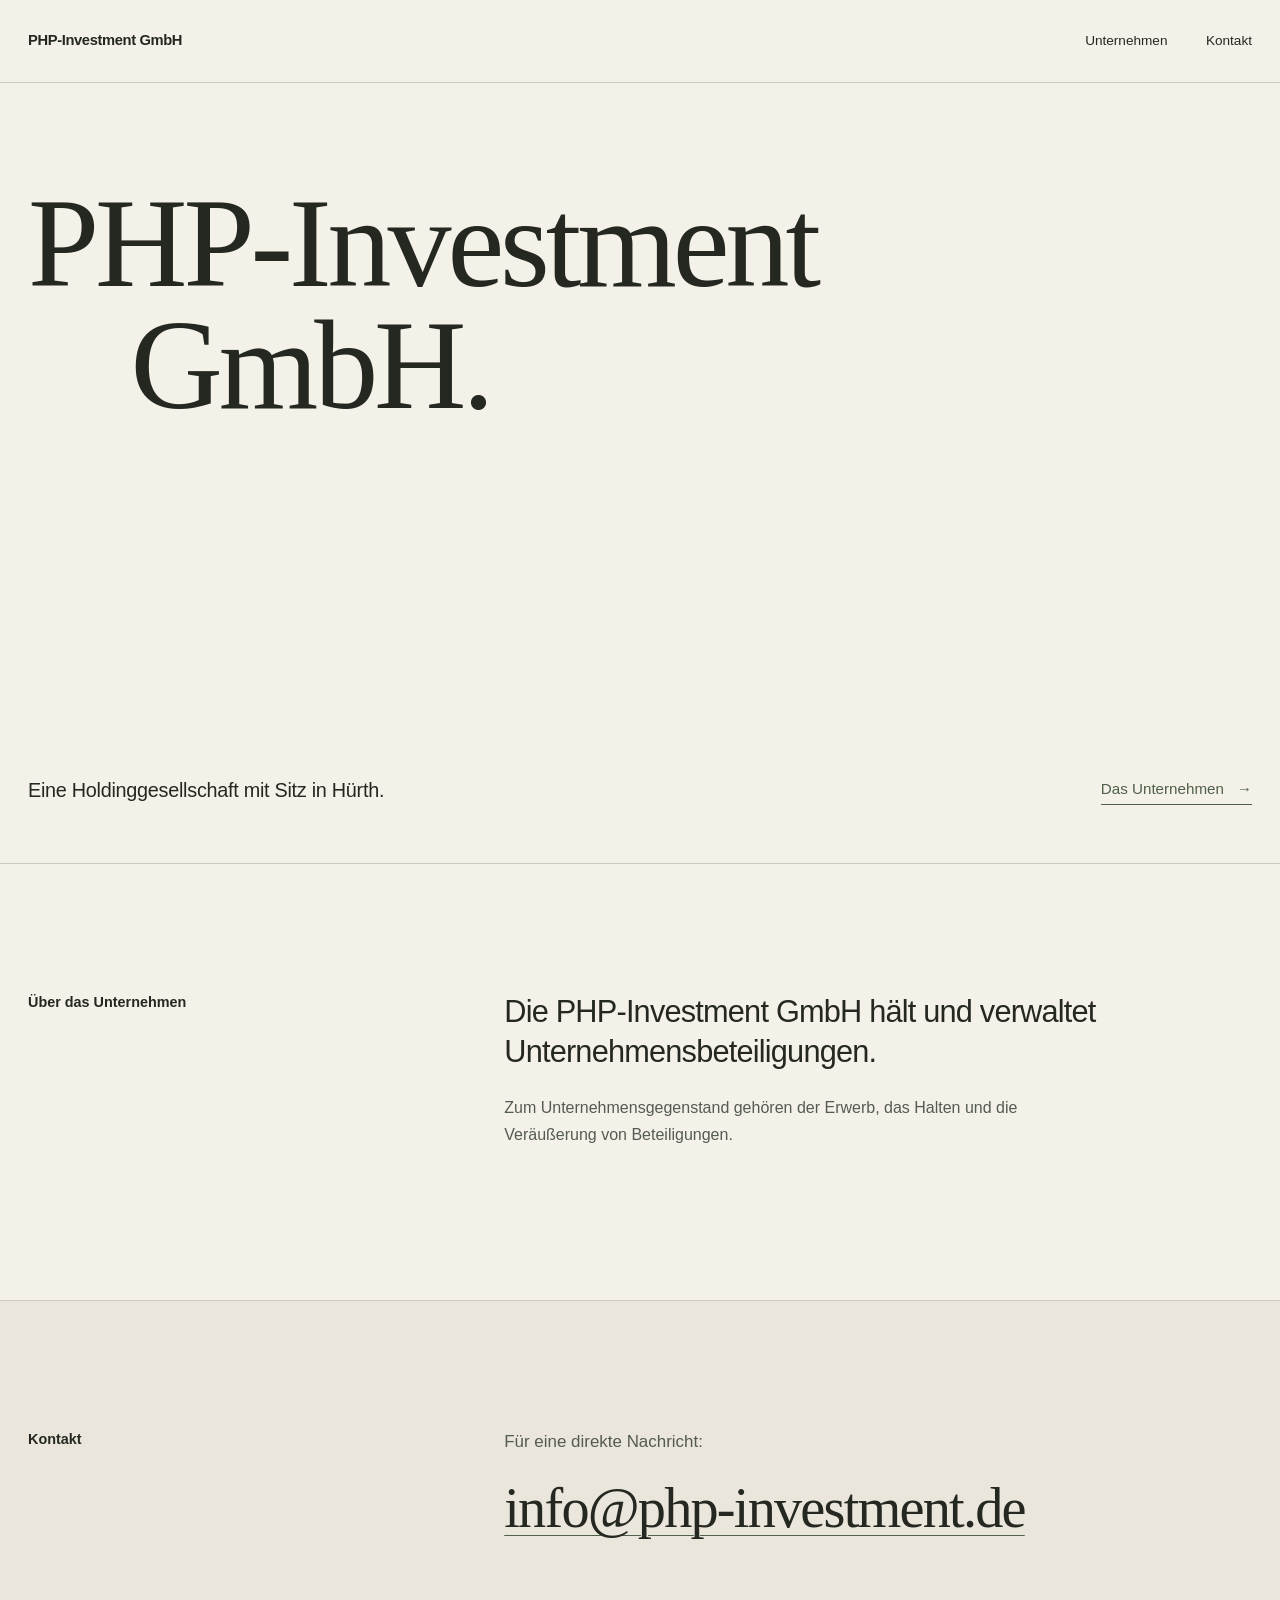
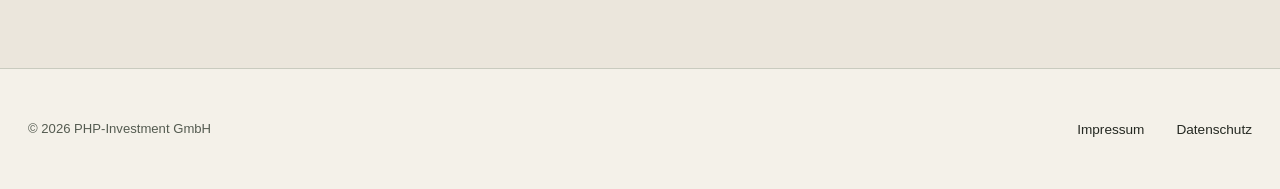
<file: index.html>
<!doctype html>
<html lang="de">
<head>
  <meta charset="utf-8">
  <meta name="viewport" content="width=device-width, initial-scale=1">
  <title>PHP-Investment GmbH — Beteiligungsgesellschaft</title>
  <meta name="description" content="PHP-Investment GmbH ist eine Holdinggesellschaft mit Sitz in Hürth. Kontakt und Unternehmensangaben auf einen Blick.">
  <link rel="canonical" href="https://php-investment.de/">
  <meta property="og:type" content="website">
  <meta property="og:locale" content="de_DE">
  <meta property="og:title" content="PHP-Investment GmbH">
  <meta property="og:description" content="Holdinggesellschaft mit Sitz in Hürth.">
  <meta property="og:url" content="https://php-investment.de/">
  <link rel="icon" href="favicon.svg?v=20261101" type="image/svg+xml">
  <link rel="stylesheet" href="assets/css/styles.css?v=20261101">
</head>
<body>
  <a class="skip-link" href="#main">Zum Inhalt springen</a>
  <header class="site-header">
    <div class="shell header-inner">
      <a class="brand" href="index.html" aria-label="PHP-Investment GmbH – Startseite">PHP-Investment GmbH</a>
      <nav class="site-nav" aria-label="Hauptnavigation">
        <a href="#unternehmen">Unternehmen</a>
        <a href="#kontakt">Kontakt</a>
      </nav>
    </div>
  </header>
  <main id="main">
    <section class="hero shell" aria-labelledby="hero-title">
      <div class="hero-main">
        <h1 id="hero-title"><span>PHP-Investment</span><span class="name-second">GmbH.</span></h1>
      </div>
      <div class="hero-bottom">
        <p class="hero-intro">Eine Holdinggesellschaft mit Sitz in Hürth.</p>
        <a class="hero-link" href="#unternehmen">Das Unternehmen <span aria-hidden="true">→</span></a>
      </div>
    </section>
    <section class="section" id="unternehmen" aria-labelledby="unternehmen-title">
      <div class="shell section-inner">
        <h2 class="section-heading" id="unternehmen-title">Über das Unternehmen</h2>
        <div class="about-copy">
          <p>Die PHP-Investment GmbH hält und verwaltet Unternehmensbeteiligungen.</p>
          <p>Zum Unternehmensgegenstand gehören der Erwerb, das Halten und die Veräußerung von Beteiligungen.</p>
        </div>
      </div>
    </section>
    <section class="section contact-section" id="kontakt" aria-labelledby="kontakt-title">
      <div class="shell section-inner">
        <h2 class="section-heading" id="kontakt-title">Kontakt</h2>
        <div class="contact-copy">
          <p>Für eine direkte Nachricht:</p>
          <a class="contact-email" href="mailto:info@php-investment.de">info@php-investment.de</a>
        </div>
      </div>
    </section>
  </main>
  <footer class="site-footer">
    <div class="shell footer-inner">
      <p>© 2026 PHP-Investment GmbH</p>
      <nav class="footer-links" aria-label="Rechtliche Hinweise">
        <a href="impressum.html">Impressum</a>
        <a href="datenschutz.html">Datenschutz</a>
      </nav>
    </div>
  </footer>
</body>
</html>
</file>
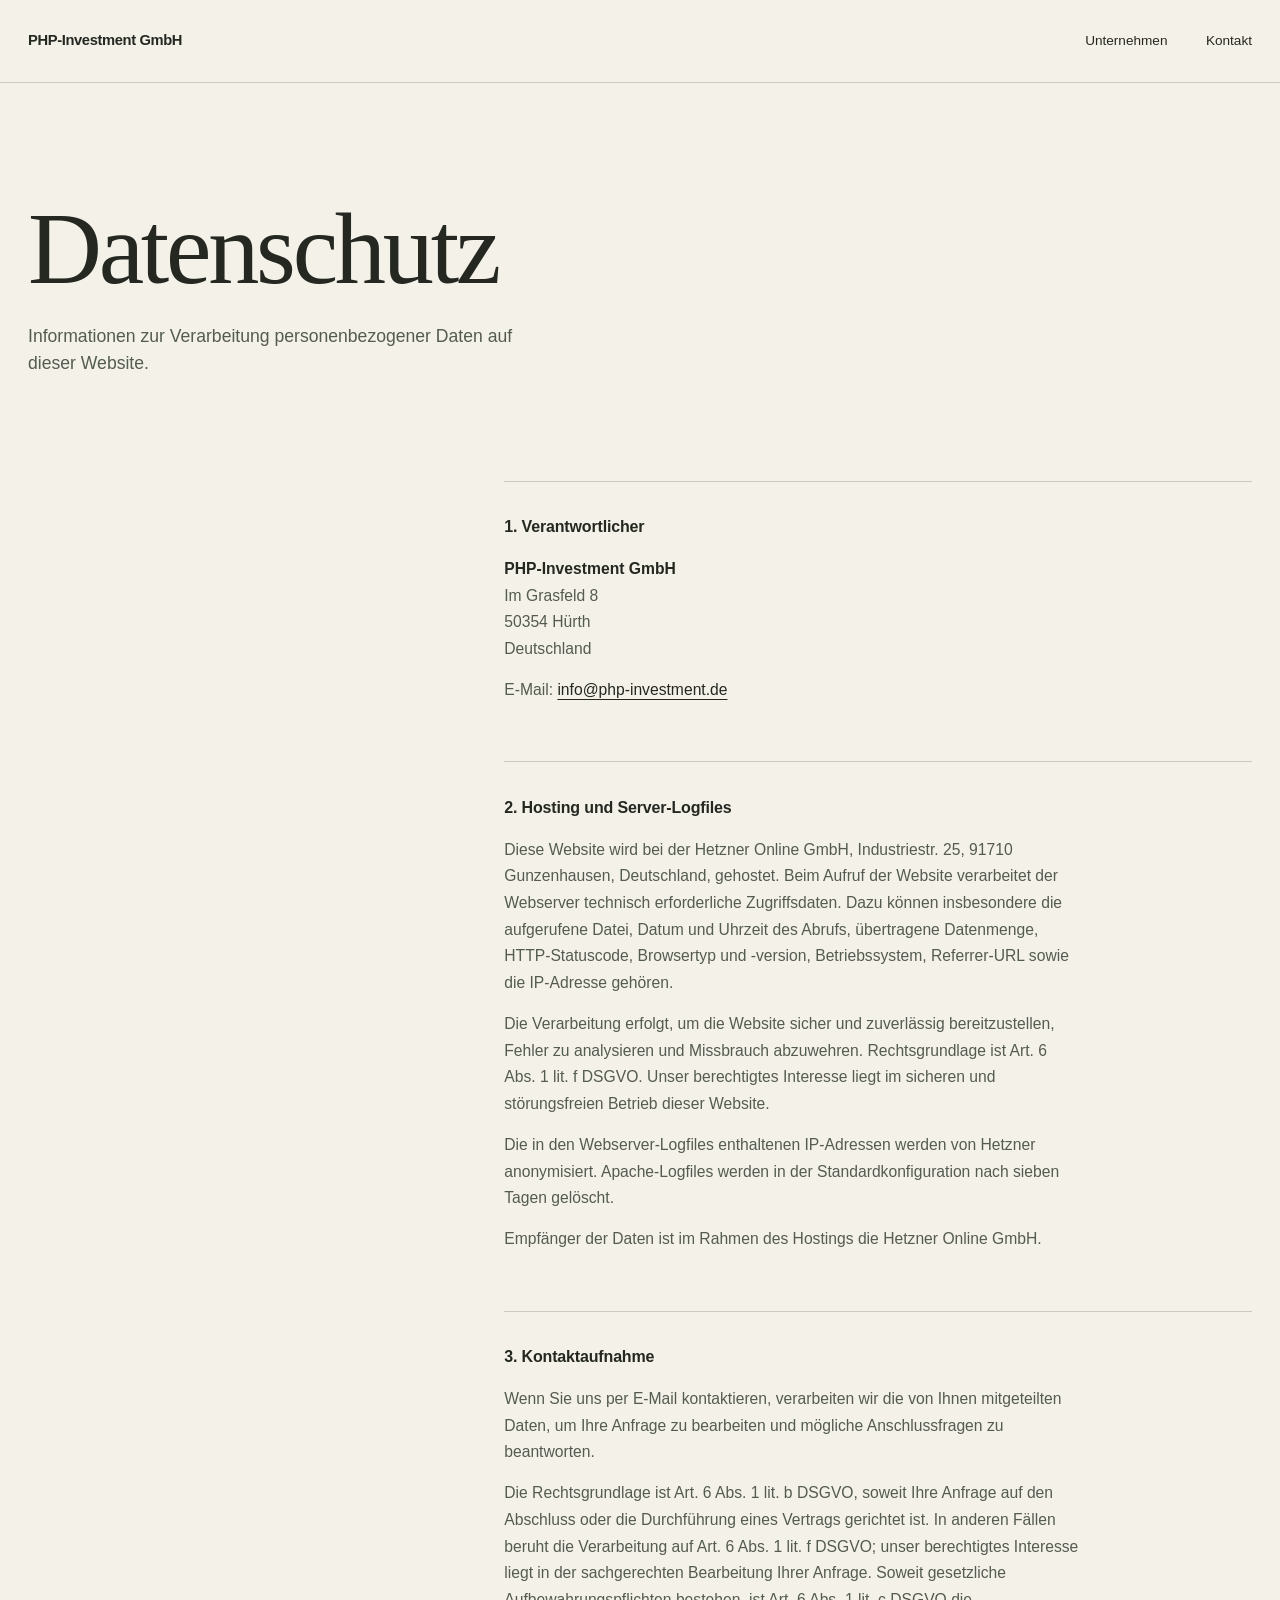
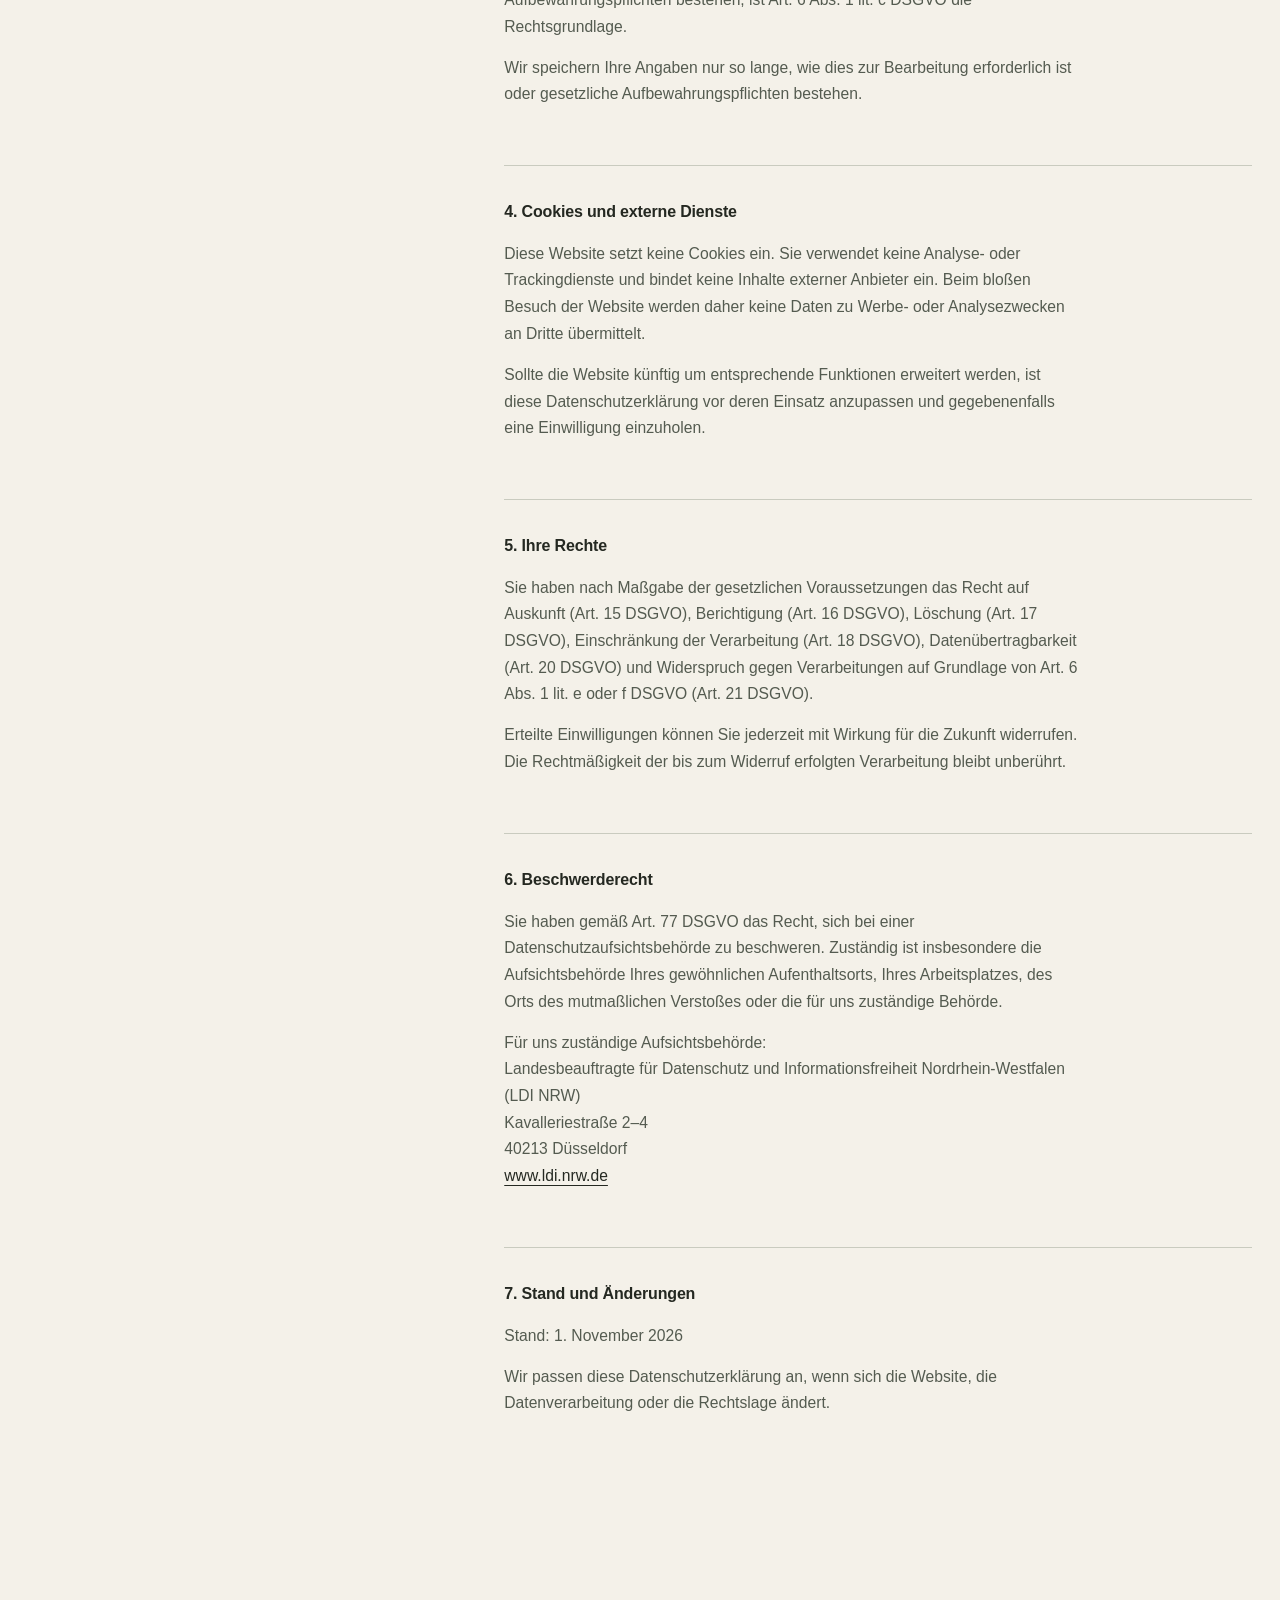
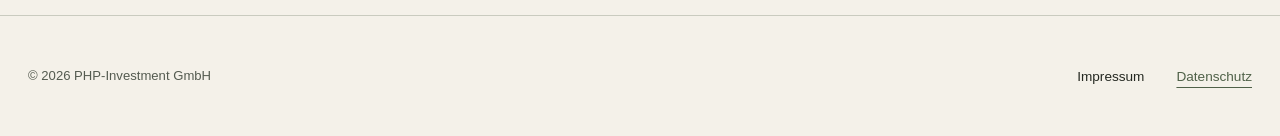
<file: datenschutz.html>
<!doctype html>
<html lang="de">
<head>
  <meta charset="utf-8">
  <meta name="viewport" content="width=device-width, initial-scale=1">
  <title>Datenschutz | PHP-Investment GmbH</title>
  <meta name="description" content="Datenschutzerklärung der PHP-Investment GmbH.">
  <link rel="canonical" href="https://php-investment.de/datenschutz.html">
  <link rel="icon" href="favicon.svg?v=20261101" type="image/svg+xml">
  <link rel="stylesheet" href="assets/css/styles.css?v=20261101">
</head>
<body>
  <a class="skip-link" href="#main">Zum Inhalt springen</a>

  <header class="site-header">
    <div class="shell header-inner">
      <a class="brand" href="index.html" aria-label="PHP-Investment GmbH – Startseite">PHP-Investment GmbH</a>
      <nav class="site-nav" aria-label="Hauptnavigation">
        <a href="index.html#unternehmen">Unternehmen</a>
        <a href="index.html#kontakt">Kontakt</a>
      </nav>
    </div>
  </header>

  <main id="main" class="legal-main">
    <article class="shell legal-layout">
      <header class="legal-intro">
        <h1>Datenschutz</h1>
        <p>Informationen zur Verarbeitung personenbezogener Daten auf dieser Website.</p>
      </header>

      <div class="legal-content">
        <section aria-labelledby="verantwortlicher">
          <h2 id="verantwortlicher">1. Verantwortlicher</h2>
          <p><strong>PHP-Investment GmbH</strong><br>
            Im Grasfeld 8<br>
            50354 Hürth<br>
            Deutschland</p>
          <p>E-Mail: <a href="&#109;&#97;&#105;&#108;&#116;&#111;&#58;&#105;&#110;&#102;&#111;&#64;&#112;&#104;&#112;&#45;&#105;&#110;&#118;&#101;&#115;&#116;&#109;&#101;&#110;&#116;&#46;&#100;&#101;">&#105;&#110;&#102;&#111;&#64;&#112;&#104;&#112;&#45;&#105;&#110;&#118;&#101;&#115;&#116;&#109;&#101;&#110;&#116;&#46;&#100;&#101;</a></p>
        </section>

        <section aria-labelledby="hosting">
          <h2 id="hosting">2. Hosting und Server-Logfiles</h2>
          <p>Diese Website wird bei der Hetzner Online GmbH, Industriestr. 25, 91710 Gunzenhausen, Deutschland, gehostet. Beim Aufruf der Website verarbeitet der Webserver technisch erforderliche Zugriffsdaten. Dazu können insbesondere die aufgerufene Datei, Datum und Uhrzeit des Abrufs, übertragene Datenmenge, HTTP-Statuscode, Browsertyp und -version, Betriebssystem, Referrer-URL sowie die IP-Adresse gehören.</p>
          <p>Die Verarbeitung erfolgt, um die Website sicher und zuverlässig bereitzustellen, Fehler zu analysieren und Missbrauch abzuwehren. Rechtsgrundlage ist Art. 6 Abs. 1 lit. f DSGVO. Unser berechtigtes Interesse liegt im sicheren und störungsfreien Betrieb dieser Website.</p>
          <p>Die in den Webserver-Logfiles enthaltenen IP-Adressen werden von Hetzner anonymisiert. Apache-Logfiles werden in der Standardkonfiguration nach sieben Tagen gelöscht.</p>
          <p>Empfänger der Daten ist im Rahmen des Hostings die Hetzner Online GmbH.</p>
        </section>

        <section aria-labelledby="kontakt-datenschutz">
          <h2 id="kontakt-datenschutz">3. Kontaktaufnahme</h2>
          <p>Wenn Sie uns per E-Mail kontaktieren, verarbeiten wir die von Ihnen mitgeteilten Daten, um Ihre Anfrage zu bearbeiten und mögliche Anschlussfragen zu beantworten.</p>
          <p>Die Rechtsgrundlage ist Art. 6 Abs. 1 lit. b DSGVO, soweit Ihre Anfrage auf den Abschluss oder die Durchführung eines Vertrags gerichtet ist. In anderen Fällen beruht die Verarbeitung auf Art. 6 Abs. 1 lit. f DSGVO; unser berechtigtes Interesse liegt in der sachgerechten Bearbeitung Ihrer Anfrage. Soweit gesetzliche Aufbewahrungspflichten bestehen, ist Art. 6 Abs. 1 lit. c DSGVO die Rechtsgrundlage.</p>
          <p>Wir speichern Ihre Angaben nur so lange, wie dies zur Bearbeitung erforderlich ist oder gesetzliche Aufbewahrungspflichten bestehen.</p>
        </section>

        <section aria-labelledby="cookies">
          <h2 id="cookies">4. Cookies und externe Dienste</h2>
          <p>Diese Website setzt keine Cookies ein. Sie verwendet keine Analyse- oder Trackingdienste und bindet keine Inhalte externer Anbieter ein. Beim bloßen Besuch der Website werden daher keine Daten zu Werbe- oder Analysezwecken an Dritte übermittelt.</p>
          <p>Sollte die Website künftig um entsprechende Funktionen erweitert werden, ist diese Datenschutzerklärung vor deren Einsatz anzupassen und gegebenenfalls eine Einwilligung einzuholen.</p>
        </section>

        <section aria-labelledby="rechte">
          <h2 id="rechte">5. Ihre Rechte</h2>
          <p>Sie haben nach Maßgabe der gesetzlichen Voraussetzungen das Recht auf Auskunft (Art. 15 DSGVO), Berichtigung (Art. 16 DSGVO), Löschung (Art. 17 DSGVO), Einschränkung der Verarbeitung (Art. 18 DSGVO), Datenübertragbarkeit (Art. 20 DSGVO) und Widerspruch gegen Verarbeitungen auf Grundlage von Art. 6 Abs. 1 lit. e oder f DSGVO (Art. 21 DSGVO).</p>
          <p>Erteilte Einwilligungen können Sie jederzeit mit Wirkung für die Zukunft widerrufen. Die Rechtmäßigkeit der bis zum Widerruf erfolgten Verarbeitung bleibt unberührt.</p>
        </section>

        <section aria-labelledby="beschwerde">
          <h2 id="beschwerde">6. Beschwerderecht</h2>
          <p>Sie haben gemäß Art. 77 DSGVO das Recht, sich bei einer Datenschutzaufsichtsbehörde zu beschweren. Zuständig ist insbesondere die Aufsichtsbehörde Ihres gewöhnlichen Aufenthaltsorts, Ihres Arbeitsplatzes, des Orts des mutmaßlichen Verstoßes oder die für uns zuständige Behörde.</p>
          <p>Für uns zuständige Aufsichtsbehörde:<br>
            Landesbeauftragte für Datenschutz und Informationsfreiheit Nordrhein-Westfalen (LDI NRW)<br>
            Kavalleriestraße 2–4<br>
            40213 Düsseldorf<br>
            <a href="https://www.ldi.nrw.de/">www.ldi.nrw.de</a></p>
        </section>

        <section aria-labelledby="stand">
          <h2 id="stand">7. Stand und Änderungen</h2>
          <p>Stand: 1. November 2026</p>
          <p>Wir passen diese Datenschutzerklärung an, wenn sich die Website, die Datenverarbeitung oder die Rechtslage ändert.</p>
        </section>
      </div>
    </article>
  </main>

  <footer class="site-footer">
    <div class="shell footer-inner">
      <p>© 2026 PHP-Investment GmbH</p>
      <nav class="footer-links" aria-label="Rechtliche Hinweise">
        <a href="impressum.html">Impressum</a>
        <a href="datenschutz.html" aria-current="page">Datenschutz</a>
      </nav>
    </div>
  </footer>
</body>
</html>
</file>
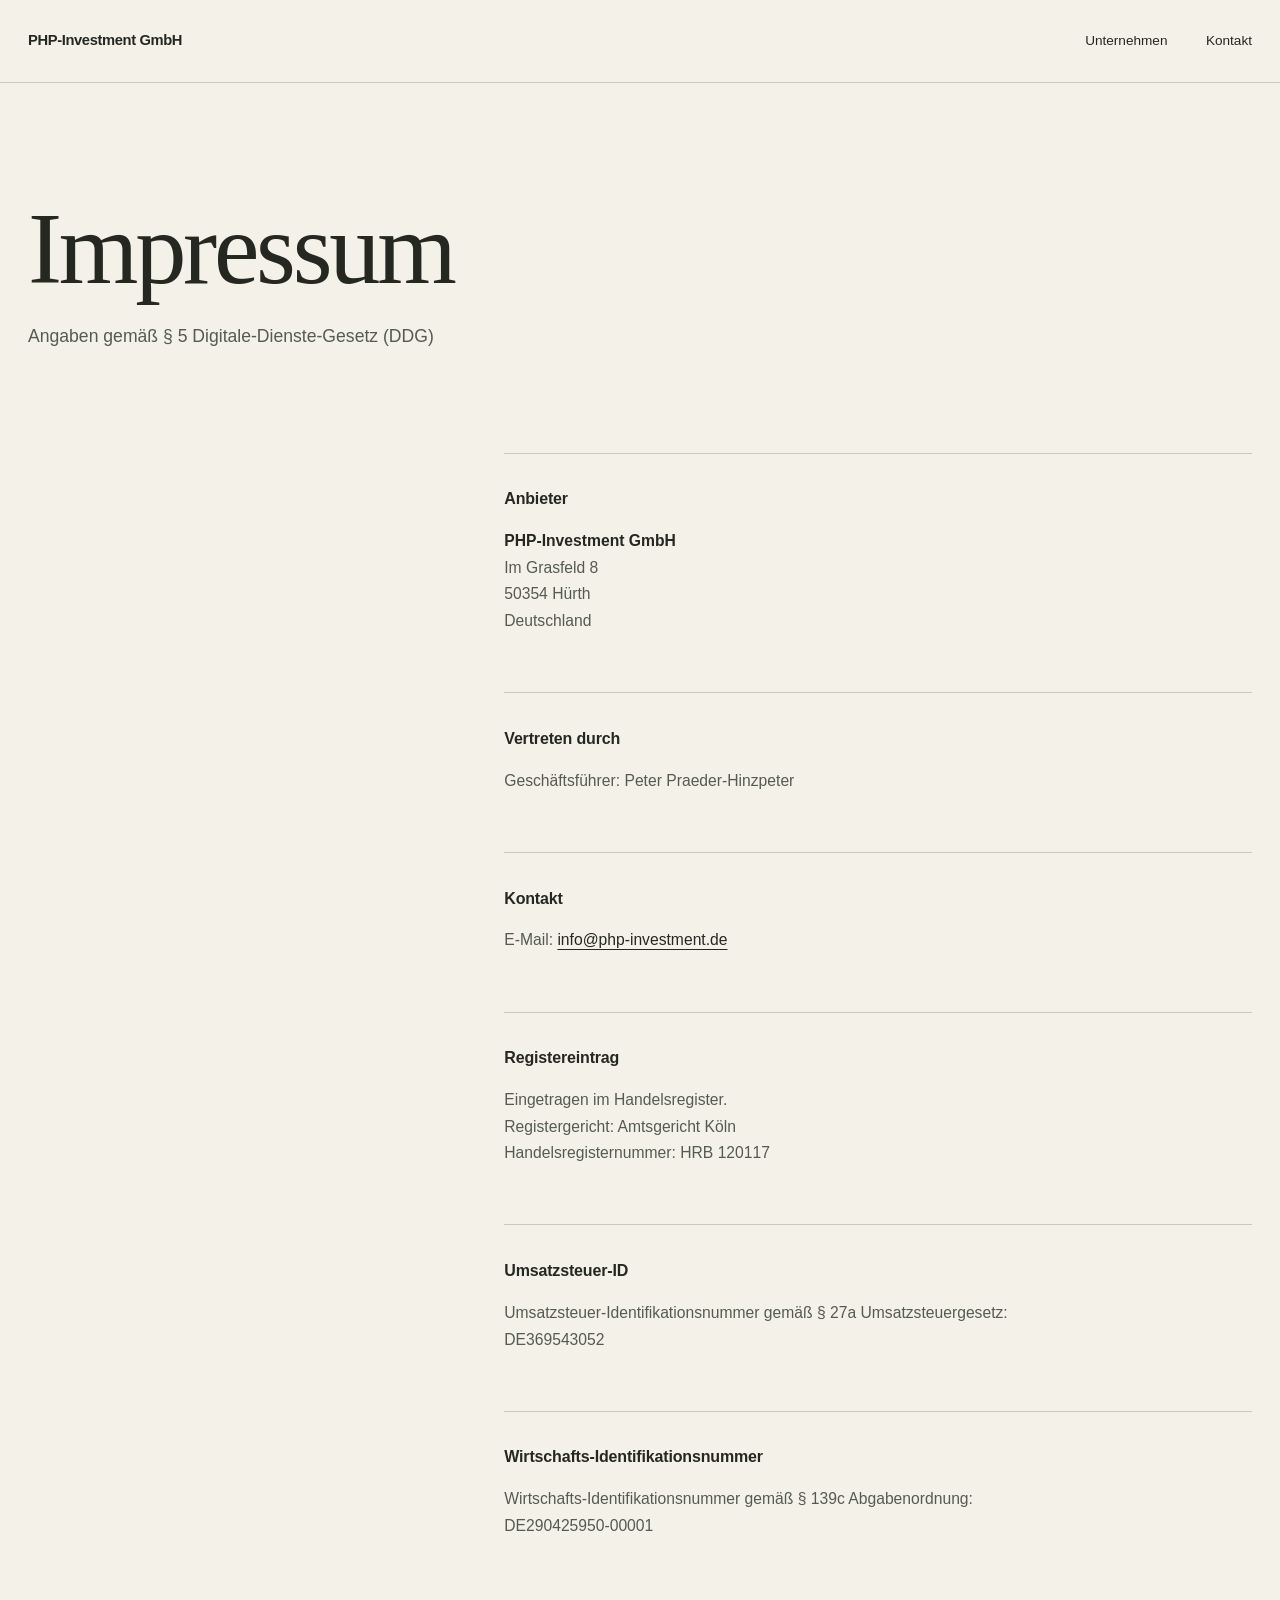
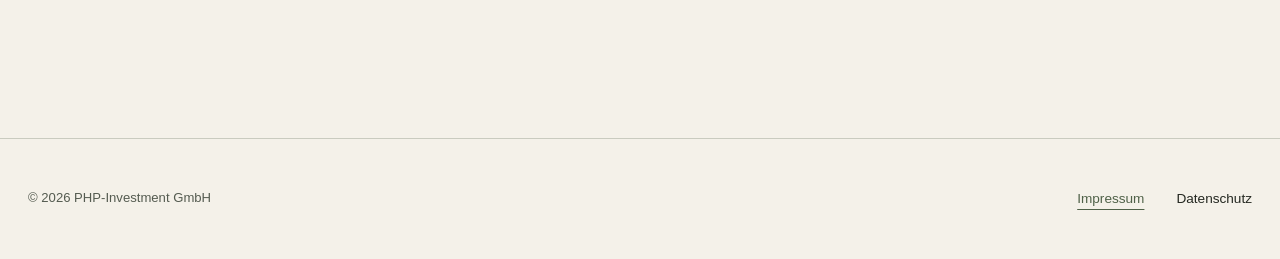
<file: impressum.html>
<!doctype html>
<html lang="de">
<head>
  <meta charset="utf-8">
  <meta name="viewport" content="width=device-width, initial-scale=1">
  <title>Impressum | PHP-Investment GmbH</title>
  <meta name="description" content="Impressum der PHP-Investment GmbH.">
  <link rel="canonical" href="https://php-investment.de/impressum.html">
  <link rel="icon" href="favicon.svg?v=20261101" type="image/svg+xml">
  <link rel="stylesheet" href="assets/css/styles.css?v=20261101">
</head>
<body>
  <a class="skip-link" href="#main">Zum Inhalt springen</a>

  <header class="site-header">
    <div class="shell header-inner">
      <a class="brand" href="index.html" aria-label="PHP-Investment GmbH – Startseite">PHP-Investment GmbH</a>
      <nav class="site-nav" aria-label="Hauptnavigation">
        <a href="index.html#unternehmen">Unternehmen</a>
        <a href="index.html#kontakt">Kontakt</a>
      </nav>
    </div>
  </header>

  <main id="main" class="legal-main">
    <article class="shell legal-layout">
      <header class="legal-intro">
        <h1>Impressum</h1>
        <p>Angaben gemäß § 5 Digitale-Dienste-Gesetz (DDG)</p>
      </header>

      <div class="legal-content">
        <section aria-labelledby="anbieter">
          <h2 id="anbieter">Anbieter</h2>
          <p><strong>PHP-Investment GmbH</strong><br>
            Im Grasfeld 8<br>
            50354 Hürth<br>
            Deutschland</p>
        </section>

        <section aria-labelledby="vertretung">
          <h2 id="vertretung">Vertreten durch</h2>
          <p>Geschäftsführer: Peter Praeder-Hinzpeter</p>
        </section>

        <section aria-labelledby="kontakt-impressum">
          <h2 id="kontakt-impressum">Kontakt</h2>
          <p>E-Mail: <a href="&#109;&#97;&#105;&#108;&#116;&#111;&#58;&#105;&#110;&#102;&#111;&#64;&#112;&#104;&#112;&#45;&#105;&#110;&#118;&#101;&#115;&#116;&#109;&#101;&#110;&#116;&#46;&#100;&#101;">&#105;&#110;&#102;&#111;&#64;&#112;&#104;&#112;&#45;&#105;&#110;&#118;&#101;&#115;&#116;&#109;&#101;&#110;&#116;&#46;&#100;&#101;</a></p>
        </section>

        <section aria-labelledby="register">
          <h2 id="register">Registereintrag</h2>
          <p>Eingetragen im Handelsregister.<br>
            Registergericht: Amtsgericht Köln<br>
            Handelsregisternummer: HRB 120117</p>
        </section>

        <section aria-labelledby="umsatzsteuer">
          <h2 id="umsatzsteuer">Umsatzsteuer-ID</h2>
          <p>Umsatzsteuer-Identifikationsnummer gemäß § 27a Umsatzsteuergesetz:<br>
            DE369543052</p>
        </section>

        <section aria-labelledby="wirtschaft">
          <h2 id="wirtschaft">Wirtschafts-Identifikationsnummer</h2>
          <p>Wirtschafts-Identifikationsnummer gemäß § 139c Abgabenordnung:<br>
            DE290425950-00001</p>
        </section>

      </div>
    </article>
  </main>

  <footer class="site-footer">
    <div class="shell footer-inner">
      <p>© 2026 PHP-Investment GmbH</p>
      <nav class="footer-links" aria-label="Rechtliche Hinweise">
        <a href="impressum.html" aria-current="page">Impressum</a>
        <a href="datenschutz.html">Datenschutz</a>
      </nav>
    </div>
  </footer>
</body>
</html>
</file>
<file: assets/css/styles.css>
:root {
  color-scheme: light;
  --paper: #f4f1e9;
  --paper-deep: #ebe6dc;
  --ink: #242821;
  --muted: #545b50;
  --accent: #4f6148;
  --rule: #c9cbbf;
  --shell: 78rem;
}

*, *::before, *::after { box-sizing: border-box; }
html { scroll-behavior: smooth; }
body {
  margin: 0;
  background: var(--paper);
  color: var(--ink);
  font-family: "Helvetica Neue", Helvetica, Arial, sans-serif;
  font-size: 1rem;
  line-height: 1.58;
  -webkit-font-smoothing: antialiased;
}
::selection { background: #c9d1bf; color: var(--ink); }
a { color: inherit; text-decoration-thickness: 1px; text-underline-offset: .24em; transition: color 160ms ease-out, text-decoration-color 160ms ease-out; }
a:hover { color: var(--accent); }
a:focus-visible { outline: 2px solid var(--accent); outline-offset: 5px; border-radius: 1px; }
.skip-link { position: fixed; top: .7rem; left: .7rem; z-index: 50; padding: .7rem 1rem; background: var(--ink); color: var(--paper); transform: translateY(-160%); }
.skip-link:focus { transform: translateY(0); color: var(--paper); }
.shell { width: min(calc(100% - 3.5rem), var(--shell)); margin-inline: auto; }
.site-header { border-bottom: 1px solid var(--rule); }
.header-inner { min-height: 5.1rem; display: flex; align-items: center; justify-content: space-between; gap: 2rem; }
.brand { color: var(--ink); text-decoration: none; font-size: .92rem; font-weight: 650; letter-spacing: -.025em; white-space: nowrap; }
.brand:hover { color: var(--accent); }
.site-nav { display: flex; align-items: center; gap: clamp(1.2rem, 3vw, 2.6rem); }
.site-nav a, .footer-links a { font-size: .85rem; font-weight: 500; text-decoration: none; }
.site-nav a:hover, .site-nav a[aria-current="page"], .footer-links a:hover, .footer-links a[aria-current="page"] { color: var(--accent); text-decoration: underline; text-underline-offset: .45em; }
h1, h2, h3, p { margin-top: 0; }
h1, h2, .display { font-family: Iowan Old Style, Baskerville, "Palatino Linotype", "Book Antiqua", Georgia, serif; font-weight: 400; letter-spacing: -.032em; }
.hero { min-height: min(780px, calc(100svh - 5.1rem)); display: flex; flex-direction: column; justify-content: space-between; padding-block: clamp(5rem, 11vh, 9rem) 3.6rem; }
.hero-main { max-width: 64rem; }
.hero h1 { margin: 0; font-size: clamp(4.25rem, 10vw, 9rem); line-height: .96; }
.hero h1 span { display: block; }
.hero h1 .name-second { padding-left: clamp(0rem, 8vw, 7rem); }
.hero-bottom { display: flex; align-items: end; justify-content: space-between; gap: 2rem; padding-top: 5rem; }
.hero-intro { max-width: 33rem; margin: 0; font-size: clamp(1.15rem, 1.55vw, 1.45rem); line-height: 1.45; letter-spacing: -.014em; }
.hero-link { flex: none; display: inline-flex; align-items: center; gap: .8rem; padding-bottom: .2rem; color: var(--accent); font-size: .95rem; text-decoration: none; border-bottom: 1px solid currentColor; }
.hero-link span { display: inline-block; transition: transform 170ms ease-out; }
.hero-link:hover span { transform: translateX(4px); }
.section { border-top: 1px solid var(--rule); padding-block: clamp(5rem, 10vw, 9rem); }
.section-inner { display: grid; grid-template-columns: minmax(12rem, 1fr) minmax(0, 2fr); column-gap: clamp(2rem, 8vw, 10rem); }
.section-heading { font-family: "Helvetica Neue", Helvetica, Arial, sans-serif; font-size: .9rem; font-weight: 600; letter-spacing: 0; line-height: 1.5; }
.about-copy { max-width: 41rem; }
.about-copy p { margin-bottom: 1.5rem; font-size: clamp(1.5rem, 2.4vw, 2.3rem); line-height: 1.3; letter-spacing: -.026em; }
.about-copy p + p { max-width: 35rem; color: var(--muted); font-size: clamp(1rem, 1.2vw, 1.16rem); line-height: 1.65; letter-spacing: 0; }
.contact-section { background: var(--paper-deep); }
.contact-copy { max-width: 43rem; }
.contact-copy p { margin-bottom: 1.4rem; color: var(--muted); font-size: 1.06rem; }
.contact-email { display: inline-block; max-width: 100%; overflow-wrap: anywhere; color: var(--ink); font-family: Iowan Old Style, Baskerville, "Palatino Linotype", Georgia, serif; font-size: clamp(2.1rem, 4.4vw, 4.5rem); line-height: 1.1; letter-spacing: -.032em; text-decoration-color: var(--accent); text-underline-offset: .15em; }
.contact-email:hover { text-decoration-color: var(--ink); }
.site-footer { border-top: 1px solid var(--rule); }
.footer-inner { min-height: 7.5rem; display: flex; align-items: center; justify-content: space-between; gap: 2rem; }
.footer-inner p { margin: 0; color: var(--muted); font-size: .82rem; }
.footer-links { display: flex; flex-wrap: wrap; gap: 1.2rem 2rem; }
.legal-main { padding-block: clamp(5rem, 9vw, 8rem) clamp(7rem, 11vw, 11rem); }
.legal-intro { max-width: 49rem; padding-bottom: clamp(4rem, 8vw, 7rem); }
.legal-intro h1 { margin-bottom: 1.4rem; font-size: clamp(4rem, 8vw, 7.8rem); line-height: 1; }
.legal-intro p { max-width: 33rem; margin-bottom: 0; color: var(--muted); font-size: 1.1rem; }
.legal-content { display: grid; grid-template-columns: minmax(0, 1fr) minmax(0, 2fr); column-gap: clamp(2rem, 8vw, 10rem); }
.legal-content section { grid-column: 2; padding-block: 2.1rem 2.7rem; border-top: 1px solid var(--rule); }
.legal-content h2 { margin-bottom: 1.1rem; font-family: "Helvetica Neue", Helvetica, Arial, sans-serif; font-size: 1rem; font-weight: 650; letter-spacing: -.01em; line-height: 1.45; }
.legal-content p, .legal-content ul { max-width: 66ch; margin-bottom: .9rem; color: var(--muted); font-size: .98rem; line-height: 1.7; overflow-wrap: anywhere; }
.legal-content strong { color: var(--ink); font-weight: 600; }
.legal-content a { color: var(--ink); }
.legal-content a:hover { color: var(--accent); }
@media (max-width: 720px) {
  .shell { width: min(calc(100% - 2.5rem), var(--shell)); }
  .header-inner { min-height: 4.5rem; align-items: start; flex-direction: column; justify-content: center; gap: .45rem; padding-block: .8rem; }
  .site-nav { gap: 1.6rem; }
  .site-nav a { font-size: .78rem; }
  .hero { min-height: min(720px, calc(100svh - 4.5rem)); padding-block: clamp(4rem, 10vh, 6rem) 2.7rem; }
  .hero h1 { font-size: clamp(2.45rem, 11.3vw, 6.4rem); }
  .hero h1 .name-second { padding-left: 0; }
  .hero-bottom { align-items: start; flex-direction: column; gap: 2rem; padding-top: 3rem; }
  .hero-intro { font-size: 1.18rem; }
  .section { padding-block: 4.5rem 5rem; }
  .section-inner, .legal-content { display: block; }
  .section-heading { margin-bottom: 2.8rem; }
  .footer-inner { min-height: 8rem; align-items: start; flex-direction: column; justify-content: center; gap: 1.1rem; padding-block: 1.4rem; }
  .legal-main { padding-block: 4.3rem 6rem; }
  .legal-intro { padding-bottom: 3.8rem; }
  .legal-intro h1 { font-size: clamp(3.5rem, 13vw, 5rem); overflow-wrap: anywhere; }
}
@media (max-width: 360px) {
  .brand { font-size: .84rem; }
  .site-nav { gap: 1rem; }
  .about-copy p { font-size: 1.35rem; }
  .legal-intro h1 { font-size: 2.8rem; }
}
@media (prefers-reduced-motion: reduce) { html { scroll-behavior: auto; } *, *::before, *::after { transition-duration: .01ms !important; animation-duration: .01ms !important; } }
</file>
